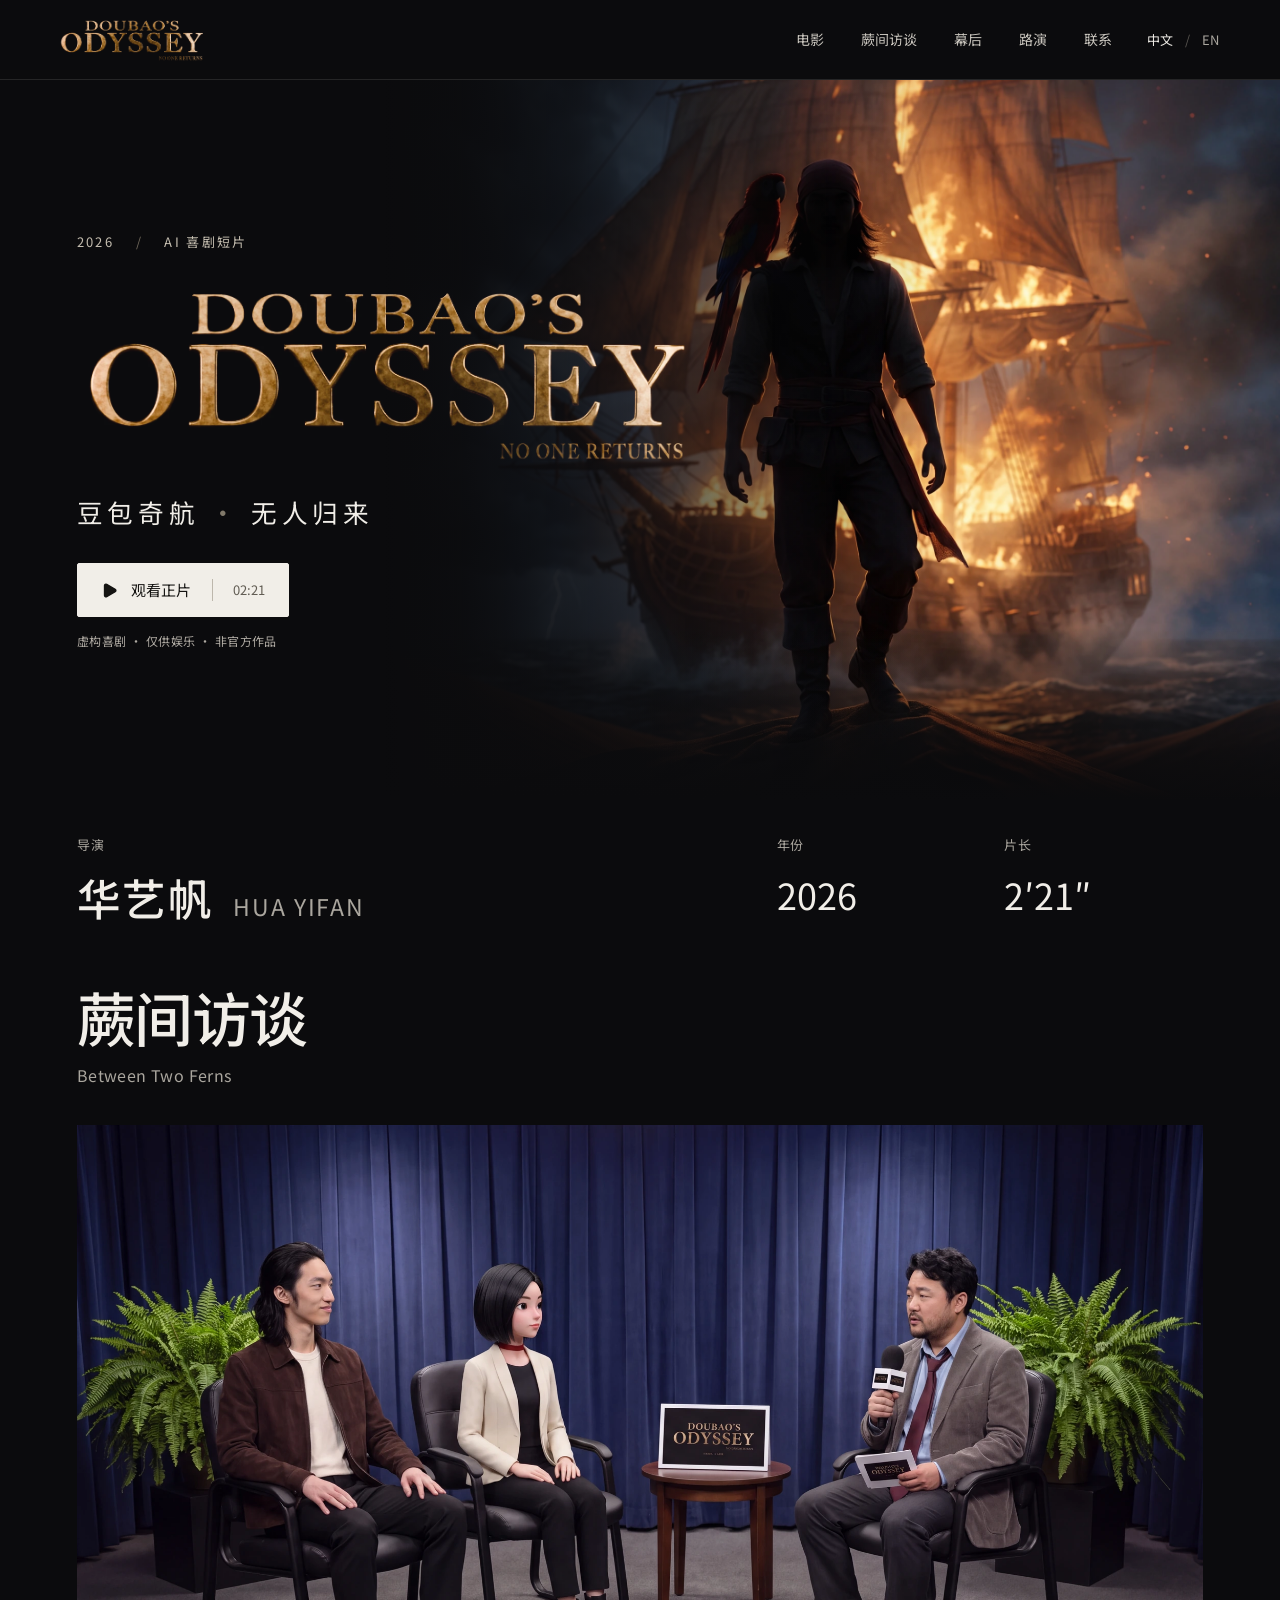
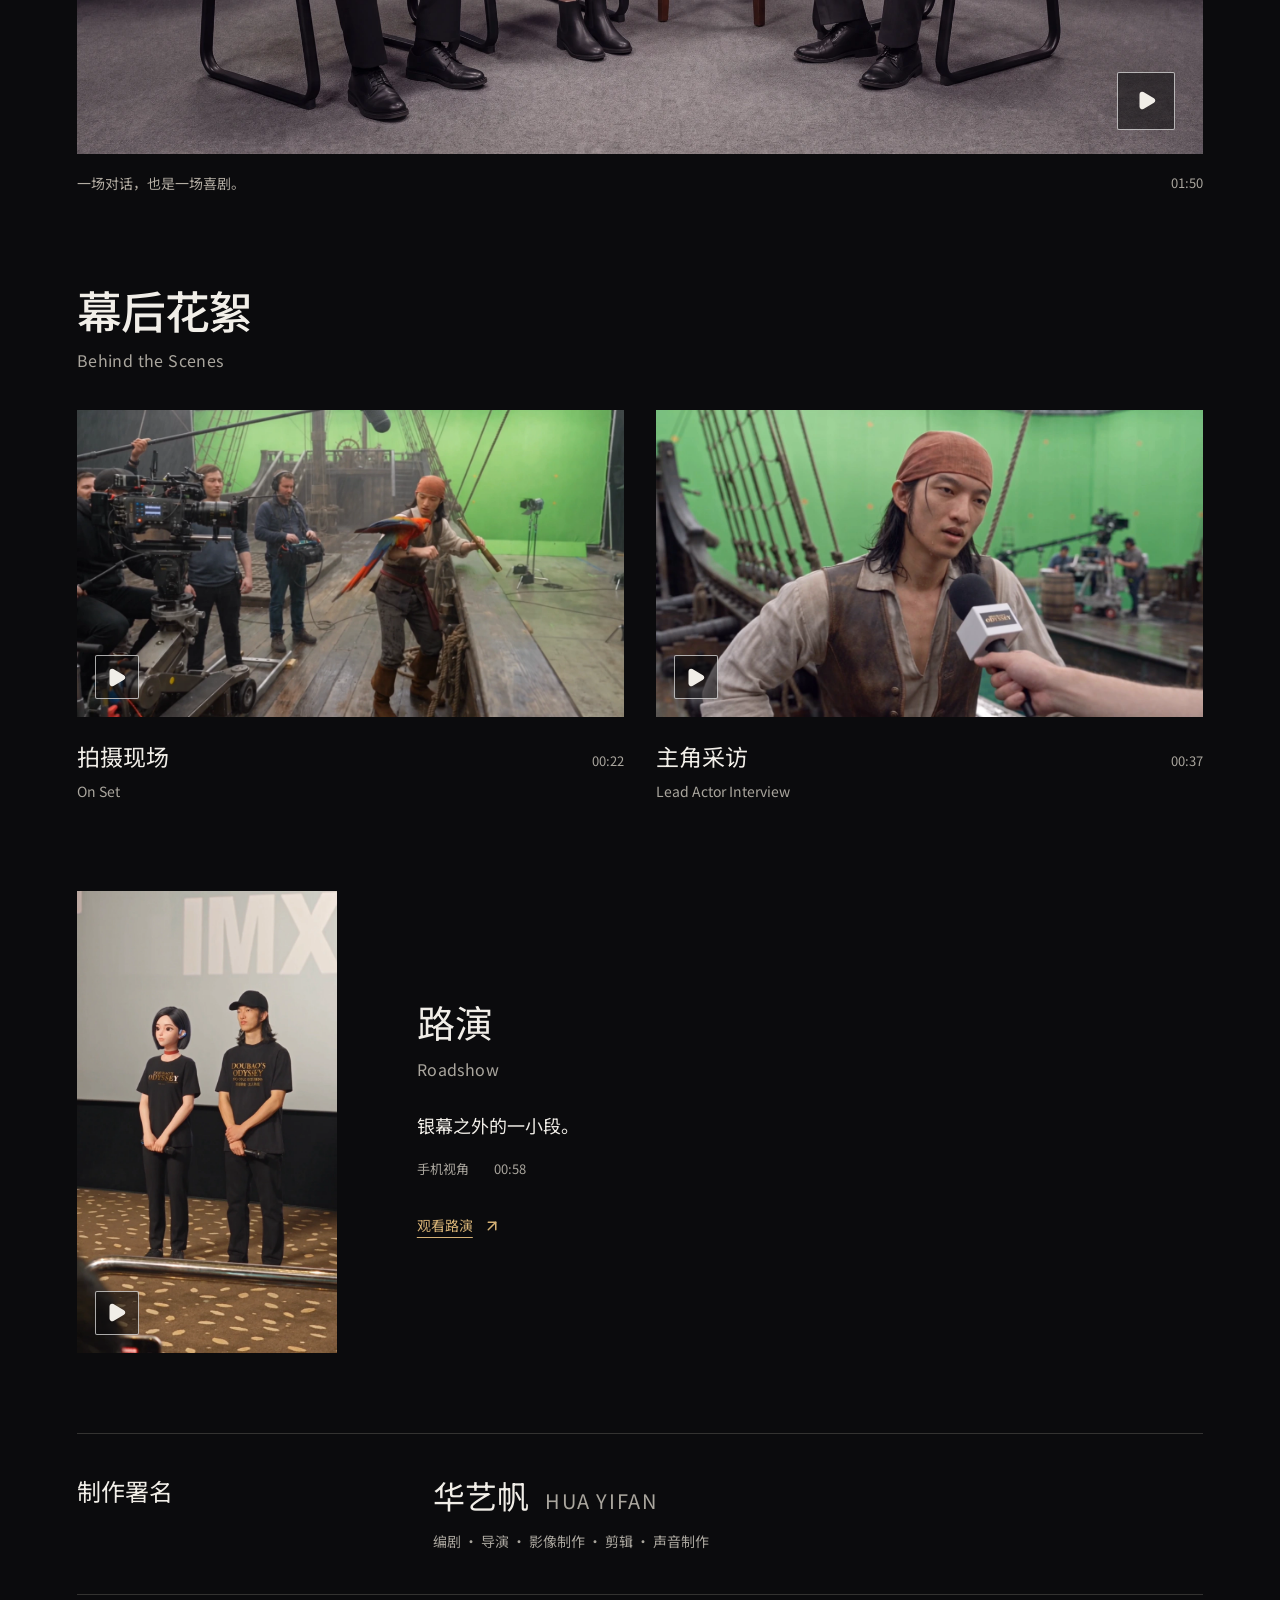
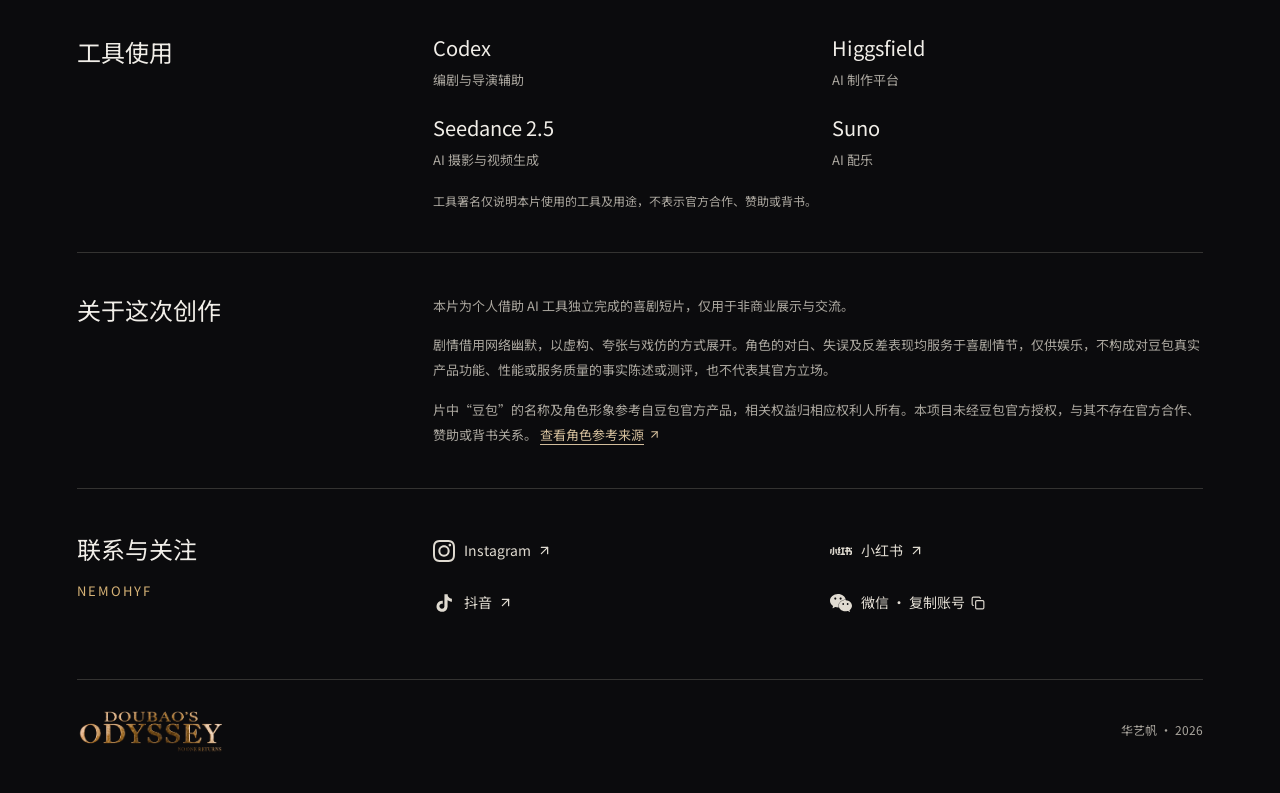
<file: index.html>
<!DOCTYPE html><html lang="zh-CN" class="dark"><head><meta charSet="utf-8"/><meta name="viewport" content="width=device-width, initial-scale=1"/><link rel="stylesheet" href="/_next/static/css/index.DlWgO7Ac.css" data-rsc-css-href="/_next/static/css/index.DlWgO7Ac.css" data-precedence="vite-rsc/importer-resources"/><link rel="modulepreload" fetchPriority="low" href="/_next/static/chunks/index-nJA-Hl5A.js"/><script src="/_next/static/chunks/rolldown-runtime-C60lm6uB.js" type="module" async=""></script><script src="/_next/static/chunks/framework-D_rUT4EX.js" type="module" async=""></script><link rel="modulepreload" href="/_next/static/chunks/layout-segment-context-DGER4eiT.js" crossorigin=""/><link rel="modulepreload" href="/_next/static/chunks/script-Df8d1f2N.js" crossorigin=""/><link rel="preload" href="https://cloud.umami.is/script.js" as="script"/><link rel="modulepreload" href="/_next/static/chunks/film-site-Dtbxbjlg.js" crossorigin=""/><title>豆包奇航 · 无人归来 | DOUBAO’S ODYSSEY</title><meta name="description" content="华艺帆独立创作的 AI 喜剧短片《豆包奇航》。观看正片、蕨间访谈、幕后花絮与路演。个人非商业作品，剧情仅供娱乐。"/><meta name="robots" content="noindex, nofollow"/><link rel="icon" href="/favicon.svg"/><script>Object.assign(((self[Symbol.for("vinext.navigationRuntime")]??={bootstrap:{routeManifest:null},functions:{}}).bootstrap.rsc??={rsc:[]}),{params:{},nav:{"pathname":"/","searchParams":[]}})</script><link rel="modulepreload" href="/_next/static/chunks/index-nJA-Hl5A.js" />
</head><body><a class="skip-link" href="#main">跳至正文</a><header class="site-header"><a class="brand" href="#main" aria-label="豆包奇航，回到首页"><span class="wordmark wordmark-small"><span class="sr-only">DOUBAO’S ODYSSEY · NO ONE RETURNS</span></span></a><nav class="desktop-nav" aria-label="主导航"><a href="#main">电影</a><a href="#ferns">蕨间访谈</a><a href="#behind">幕后</a><a href="#roadshow">路演</a><a href="#contact">联系</a></nav><div class="header-actions"><div class="language-switch" aria-label="网页语言"><button type="button" aria-pressed="true">中文</button><span aria-hidden="true">/</span><button type="button" aria-pressed="false">EN</button></div><button class="icon-button mobile-menu" type="button" aria-label="打开导航"><svg xmlns="http://www.w3.org/2000/svg" width="23" height="23" viewBox="0 0 24 24" fill="none" stroke="currentColor" stroke-width="2" stroke-linecap="round" stroke-linejoin="round" class="lucide lucide-menu" aria-hidden="true"><path d="M4 5h16"></path><path d="M4 12h16"></path><path d="M4 19h16"></path></svg></button></div></header><main id="main"><section class="hero" aria-labelledby="film-title"><div class="hero-art"><img src="/media/images/film-hero.webp" alt="海盗与鹦鹉站在燃烧的帆船前" width="2000" height="2000" fetchPriority="high"/></div><div class="hero-shade"></div><div class="hero-content"><p class="hero-meta">2026 <span aria-hidden="true">/</span> <!-- -->AI 喜剧短片</p><span class="wordmark"><span class="sr-only">DOUBAO’S ODYSSEY · NO ONE RETURNS</span></span><h1 id="film-title">豆包奇航<span aria-hidden="true"> · </span>无人归来</h1><button class="primary-button" type="button"><svg xmlns="http://www.w3.org/2000/svg" width="17" height="17" viewBox="0 0 24 24" fill="currentColor" stroke="currentColor" stroke-width="2" stroke-linecap="round" stroke-linejoin="round" class="lucide lucide-play" aria-hidden="true"><path d="M5 5a2 2 0 0 1 3.008-1.728l11.997 6.998a2 2 0 0 1 .003 3.458l-12 7A2 2 0 0 1 5 19z"></path></svg>观看正片<span class="button-time">02:21</span></button><p class="hero-notice">虚构喜剧 · 仅供娱乐 · 非官方作品</p></div></section><section class="film-details section-wrap" id="creator" aria-labelledby="creator-name"><div class="creator-lead"><p class="field-label">导演</p><h2 id="creator-name"><span>华艺帆</span> <span class="creator-romanization" lang="en">HUA YIFAN</span></h2></div><div class="film-facts"><div><p class="field-label">年份</p><p>2026</p></div><div><p class="field-label">片长</p><p>2′21″</p></div></div></section><section id="ferns" class="ferns-section section-wrap" aria-labelledby="ferns-title"><div class="section-heading"><h2 id="ferns-title">蕨间访谈</h2><p class="alternate-title">Between Two Ferns</p></div><button type="button" class="media-cover ferns-cover" aria-label="播放：蕨间访谈"><img src="/media/images/ferns.webp" alt="蕨间访谈封面" loading="lazy" width="1280" height="720"/><span class="cover-play"><svg xmlns="http://www.w3.org/2000/svg" width="21" height="21" viewBox="0 0 24 24" fill="currentColor" stroke="currentColor" stroke-width="2" stroke-linecap="round" stroke-linejoin="round" class="lucide lucide-play" aria-hidden="true"><path d="M5 5a2 2 0 0 1 3.008-1.728l11.997 6.998a2 2 0 0 1 .003 3.458l-12 7A2 2 0 0 1 5 19z"></path></svg></span></button><div class="media-caption"><span>一场对话，也是一场喜剧。</span><span>01:50</span></div></section><section id="behind" class="behind-section section-wrap" aria-labelledby="behind-title"><div class="section-heading"><h2 id="behind-title">幕后花絮</h2><p class="alternate-title">Behind the Scenes</p></div><div class="behind-grid"><article><button type="button" class="media-cover " aria-label="播放：拍摄现场"><img src="/media/images/on-set.webp" alt="拍摄现场封面" loading="lazy" width="1280" height="720"/><span class="cover-play"><svg xmlns="http://www.w3.org/2000/svg" width="21" height="21" viewBox="0 0 24 24" fill="currentColor" stroke="currentColor" stroke-width="2" stroke-linecap="round" stroke-linejoin="round" class="lucide lucide-play" aria-hidden="true"><path d="M5 5a2 2 0 0 1 3.008-1.728l11.997 6.998a2 2 0 0 1 .003 3.458l-12 7A2 2 0 0 1 5 19z"></path></svg></span></button><div class="small-film-heading"><div><h3>拍摄现场</h3><p>On Set</p></div><span>00:22</span></div></article><article><button type="button" class="media-cover " aria-label="播放：主角采访"><img src="/media/images/interview.webp" alt="主角采访封面" loading="lazy" width="1280" height="720"/><span class="cover-play"><svg xmlns="http://www.w3.org/2000/svg" width="21" height="21" viewBox="0 0 24 24" fill="currentColor" stroke="currentColor" stroke-width="2" stroke-linecap="round" stroke-linejoin="round" class="lucide lucide-play" aria-hidden="true"><path d="M5 5a2 2 0 0 1 3.008-1.728l11.997 6.998a2 2 0 0 1 .003 3.458l-12 7A2 2 0 0 1 5 19z"></path></svg></span></button><div class="small-film-heading"><div><h3>主角采访</h3><p>Lead Actor Interview</p></div><span>00:37</span></div></article></div></section><section id="roadshow" class="roadshow-section section-wrap" aria-labelledby="roadshow-title"><div class="roadshow-photo"><button type="button" class="media-cover " aria-label="播放：路演"><img src="/media/images/roadshow.webp" alt="路演封面" loading="lazy" width="720" height="1280"/><span class="cover-play"><svg xmlns="http://www.w3.org/2000/svg" width="21" height="21" viewBox="0 0 24 24" fill="currentColor" stroke="currentColor" stroke-width="2" stroke-linecap="round" stroke-linejoin="round" class="lucide lucide-play" aria-hidden="true"><path d="M5 5a2 2 0 0 1 3.008-1.728l11.997 6.998a2 2 0 0 1 .003 3.458l-12 7A2 2 0 0 1 5 19z"></path></svg></span></button></div><div class="roadshow-copy"><h2 id="roadshow-title">路演</h2><p class="alternate-title">Roadshow</p><p class="roadshow-description">银幕之外的一小段。</p><p class="roadshow-meta">手机视角<span>00:58</span></p><button class="text-button" type="button">观看路演<svg xmlns="http://www.w3.org/2000/svg" width="18" height="18" viewBox="0 0 24 24" fill="none" stroke="currentColor" stroke-width="2" stroke-linecap="round" stroke-linejoin="round" class="lucide lucide-arrow-up-right" aria-hidden="true"><path d="M7 7h10v10"></path><path d="M7 17 17 7"></path></svg></button></div></section><section class="production-credit section-wrap" aria-labelledby="production-credit-title"><h2 id="production-credit-title">制作署名</h2><div><p class="credit-name"><span>华艺帆</span> <span lang="en">HUA YIFAN</span></p><p class="credit-roles">编剧 · 导演 · 影像制作 · 剪辑 · 声音制作</p></div></section><section class="tools-section section-wrap" id="tools" aria-labelledby="tools-title"><h2 id="tools-title">工具使用</h2><div class="tools-body"><div class="tools-grid"><div><p class="tool-name">Codex</p><p>编剧与导演辅助</p></div><div><p class="tool-name">Higgsfield</p><p>AI 制作平台</p></div><div><p class="tool-name">Seedance 2.5</p><p>AI 摄影与视频生成</p></div><div><p class="tool-name">Suno</p><p>AI 配乐</p></div></div><p class="tools-note">工具署名仅说明本片使用的工具及用途，不表示官方合作、赞助或背书。</p></div></section><section class="statement section-wrap" aria-labelledby="statement-title"><h2 id="statement-title">关于这次创作</h2><div class="statement-text"><p>本片为个人借助 AI 工具独立完成的喜剧短片，仅用于非商业展示与交流。</p><p>剧情借用网络幽默，以虚构、夸张与戏仿的方式展开。角色的对白、失误及反差表现均服务于喜剧情节，仅供娱乐，不构成对豆包真实产品功能、性能或服务质量的事实陈述或测评，也不代表其官方立场。</p><p>片中“豆包”的名称及角色形象参考自豆包官方产品，相关权益归相应权利人所有。本项目未经豆包官方授权，与其不存在官方合作、赞助或背书关系。<!-- --> <a href="https://www.doubao.com/" target="_blank" rel="noopener noreferrer">查看角色参考来源<svg xmlns="http://www.w3.org/2000/svg" width="13" height="13" viewBox="0 0 24 24" fill="none" stroke="currentColor" stroke-width="2" stroke-linecap="round" stroke-linejoin="round" class="lucide lucide-arrow-up-right" aria-hidden="true"><path d="M7 7h10v10"></path><path d="M7 17 17 7"></path></svg></a></p></div></section><section class="contact-section section-wrap" id="contact" aria-labelledby="contact-title"><div><h2 class="contact-heading" id="contact-title">联系与关注</h2><p class="creator-handle">NEMOHYF</p></div><div class="contact-body"><div class="social-links"><a href="https://www.instagram.com/nemohyf/" target="_blank" rel="noopener noreferrer"><span class="social-icon social-instagram" aria-hidden="true"></span>Instagram<svg xmlns="http://www.w3.org/2000/svg" width="15" height="15" viewBox="0 0 24 24" fill="none" stroke="currentColor" stroke-width="2" stroke-linecap="round" stroke-linejoin="round" class="lucide lucide-arrow-up-right" aria-hidden="true"><path d="M7 7h10v10"></path><path d="M7 17 17 7"></path></svg><span class="sr-only">，新窗口打开</span></a><a href="https://www.xiaohongshu.com/user/profile/5a3935d111be102a973fc293" target="_blank" rel="noopener noreferrer"><span class="social-icon social-xiaohongshu" aria-hidden="true"></span>小红书<svg xmlns="http://www.w3.org/2000/svg" width="15" height="15" viewBox="0 0 24 24" fill="none" stroke="currentColor" stroke-width="2" stroke-linecap="round" stroke-linejoin="round" class="lucide lucide-arrow-up-right" aria-hidden="true"><path d="M7 7h10v10"></path><path d="M7 17 17 7"></path></svg><span class="sr-only">，新窗口打开</span></a><a href="https://www.douyin.com/user/MS4wLjABAAAA9eVUJMJ04Op1tnRaO8UDSO4CPeJpYp8ZNkhsF1ZD6lQ?from_tab_name=main" target="_blank" rel="noopener noreferrer"><span class="social-icon social-douyin" aria-hidden="true"></span>抖音<svg xmlns="http://www.w3.org/2000/svg" width="15" height="15" viewBox="0 0 24 24" fill="none" stroke="currentColor" stroke-width="2" stroke-linecap="round" stroke-linejoin="round" class="lucide lucide-arrow-up-right" aria-hidden="true"><path d="M7 7h10v10"></path><path d="M7 17 17 7"></path></svg><span class="sr-only">，新窗口打开</span></a><button type="button"><span class="social-icon social-wechat" aria-hidden="true"></span>微信 · 复制账号<svg xmlns="http://www.w3.org/2000/svg" width="14" height="14" viewBox="0 0 24 24" fill="none" stroke="currentColor" stroke-width="2" stroke-linecap="round" stroke-linejoin="round" class="lucide lucide-copy" aria-hidden="true"><rect width="14" height="14" x="8" y="8" rx="2" ry="2"></rect><path d="M4 16c-1.1 0-2-.9-2-2V4c0-1.1.9-2 2-2h10c1.1 0 2 .9 2 2"></path></svg></button></div><p class="copy-feedback" aria-live="polite"></p></div></section></main><footer class="site-footer section-wrap"><a href="#main" aria-label="回到首页"><span class="wordmark wordmark-small"><span class="sr-only">DOUBAO’S ODYSSEY · NO ONE RETURNS</span></span></a><span>华艺帆 · 2026</span></footer><script type="module" src="/_next/static/chunks/index-nJA-Hl5A.js" id="_R_" async=""></script><script>((self[Symbol.for("vinext.navigationRuntime")]??={bootstrap:{routeManifest:null},functions:{}}).bootstrap.rsc??={rsc:[]}).rsc.push("0:{\"page:/\":\"$L1\",\"layout:/\":\"$L2\",\"route:/\":\"$L3\",\"__route\":\"route:/\",\"__interceptionContext\":null,\"__layoutIds\":[\"layout:/\"],\"__rootLayout\":\"/\",\"__bfcacheSegmentIdentities\":{\"layout:/\":\"[\\\"layout\\\",\\\"layout:/\\\",\\\"root-boundary:/\\\",\\\"\\\"]\",\"page:/\":\"[\\\"page\\\",\\\"page:/\\\",\\\"root-boundary:/\\\",\\\"\\\"]\"},\"__srcPage\":[\"page\"],\"__layoutFlags\":{\"layout:/\":\"s\"},\"__artifactCompatibility\":{\"schemaVersion\":1,\"graphVersion\":\"app-route-graph:1177fd80f83fa7b0\",\"deploymentVersion\":\"b8950199-1d1e-4394-92ea-e83df0309b06\",\"appElementsSchemaVersion\":1,\"rscPayloadSchemaVersion\":1,\"rootBoundaryId\":\"/\",\"renderEpoch\":null}}\n")</script><script>((self[Symbol.for("vinext.navigationRuntime")]??={bootstrap:{routeManifest:null},functions:{}}).bootstrap.rsc??={rsc:[]}).rsc.push("4:I[\"c5beb10df826\",[],\"Children\",1]\n")</script><script>((self[Symbol.for("vinext.navigationRuntime")]??={bootstrap:{routeManifest:null},functions:{}}).bootstrap.rsc??={rsc:[]}).rsc.push("5:I[\"60f387d9e0f4\",[],\"default\",1]\n")</script><script>((self[Symbol.for("vinext.navigationRuntime")]??={bootstrap:{routeManifest:null},functions:{}}).bootstrap.rsc??={rsc:[]}).rsc.push("6:I[\"0dc7e6a5ccb2\",[],\"GlobalErrorBoundary\",1]\n")</script><script>((self[Symbol.for("vinext.navigationRuntime")]??={bootstrap:{routeManifest:null},functions:{}}).bootstrap.rsc??={rsc:[]}).rsc.push("7:I[\"610eead2fe97\",[],\"default\",1]\n")</script><script>((self[Symbol.for("vinext.navigationRuntime")]??={bootstrap:{routeManifest:null},functions:{}}).bootstrap.rsc??={rsc:[]}).rsc.push("8:I[\"0dc7e6a5ccb2\",[],\"ErrorBoundary\",1]\n")</script><script>((self[Symbol.for("vinext.navigationRuntime")]??={bootstrap:{routeManifest:null},functions:{}}).bootstrap.rsc??={rsc:[]}).rsc.push("9:I[\"8c444080ebb8\",[],\"LayoutSegmentProvider\",1]\n")</script><script>((self[Symbol.for("vinext.navigationRuntime")]??={bootstrap:{routeManifest:null},functions:{}}).bootstrap.rsc??={rsc:[]}).rsc.push("a:I[\"c5beb10df826\",[],\"Slot\",1]\n")</script><script>((self[Symbol.for("vinext.navigationRuntime")]??={bootstrap:{routeManifest:null},functions:{}}).bootstrap.rsc??={rsc:[]}).rsc.push("b:I[\"0dc7e6a5ccb2\",[],\"NotFoundBoundary\",1]\n")</script><script>((self[Symbol.for("vinext.navigationRuntime")]??={bootstrap:{routeManifest:null},functions:{}}).bootstrap.rsc??={rsc:[]}).rsc.push("c:I[\"40fe166cc87b\",[],\"AppRouterScrollTarget\",1]\n")</script><script>((self[Symbol.for("vinext.navigationRuntime")]??={bootstrap:{routeManifest:null},functions:{}}).bootstrap.rsc??={rsc:[]}).rsc.push("d:I[\"0dc7e6a5ccb2\",[],\"RedirectBoundary\",1]\n")</script><script>((self[Symbol.for("vinext.navigationRuntime")]??={bootstrap:{routeManifest:null},functions:{}}).bootstrap.rsc??={rsc:[]}).rsc.push(":HL[\"/_next/static/css/index.DlWgO7Ac.css\",\"style\"     ]\n")</script><script>((self[Symbol.for("vinext.navigationRuntime")]??={bootstrap:{routeManifest:null},functions:{}}).bootstrap.rsc??={rsc:[]}).rsc.push("2:[[[\"$\",\"link\",\"css:/_next/static/css/index.DlWgO7Ac.css\",{\"rel\":\"stylesheet\",\"precedence\":\"vite-rsc/importer-resources\",\"href\":\"/_next/static/css/index.DlWgO7Ac.css\",\"data-rsc-css-href\":\"/_next/static/css/index.DlWgO7Ac.css\"}],\"$undefined\"],[\"$\",\"html\",null,{\"lang\":\"zh-CN\",\"className\":\"dark\",\"children\":[\"$\",\"body\",null,{\"children\":[[\"$\",\"$L4\",null,{}],[\"$\",\"$L5\",null,{\"id\":\"umami-analytics\",\"src\":\"https://cloud.umami.is/script.js\",\"strategy\":\"afterInteractive\",\"defer\":true,\"data-website-id\":\"26882825-4303-467a-a92a-d96a7b3b840b\",\"data-domains\":\"nemohyf.github.io\",\"data-do-not-track\":\"true\",\"data-exclude-search\":\"true\",\"data-exclude-hash\":\"true\"}]]}]}]]\n")</script><script>((self[Symbol.for("vinext.navigationRuntime")]??={bootstrap:{routeManifest:null},functions:{}}).bootstrap.rsc??={rsc:[]}).rsc.push("3:[[[\"$\",\"meta\",null,{\"charSet\":\"utf-8\"}],[[\"$\",\"title\",\"0\",{\"children\":\"豆包奇航 · 无人归来 | DOUBAO’S ODYSSEY\"}],[\"$\",\"meta\",\"1\",{\"name\":\"description\",\"content\":\"华艺帆独立创作的 AI 喜剧短片《豆包奇航》。观看正片、蕨间访谈、幕后花絮与路演。个人非商业作品，剧情仅供娱乐。\"}],[\"$\",\"meta\",\"2\",{\"name\":\"robots\",\"content\":\"noindex, nofollow\"}],[\"$\",\"link\",\"3\",{\"data-vinext-streamed-icon\":\"$undefined\",\"rel\":\"icon\",\"href\":\"/favicon.svg\",\"type\":\"$undefined\",\"sizes\":\"$undefined\",\"color\":\"$undefined\",\"media\":\"$undefined\",\"fetchPriority\":\"$undefined\"}]],[[\"$\",\"meta\",\"0\",{\"name\":\"viewport\",\"content\":\"width=device-width, initial-scale=1\"}]]],[\"$\",\"$L6\",null,{\"fallback\":\"$7\",\"children\":[\"$\",\"$L8\",null,{\"fallback\":\"$7\",\"children\":[\"$\",\"$L9\",null,{\"providerId\":\"layout:/\",\"segmentMap\":{\"children\":[]},\"children\":[\"$\",\"$La\",null,{\"id\":\"layout:/\",\"parallelSlots\":\"$undefined\",\"children\":[\"$\",\"$Lb\",null,{\"resetKey\":\"\",\"fallback\":[[\"$\",\"title\",null,{\"children\":\"404: This page could not be found.\"}],[\"$\",\"div\",null,{\"style\":{\"fontFamily\":\"system-ui,\\\"Segoe UI\\\",Roboto,Helvetica,Arial,sans-serif,\\\"Apple Color Emoji\\\",\\\"Segoe UI Emoji\\\"\",\"height\":\"100vh\",\"textAlign\":\"center\",\"display\":\"flex\",\"flexDirection\":\"column\",\"alignItems\":\"center\",\"justifyContent\":\"center\"},\"children\":[\"$\",\"div\",null,{\"children\":[[\"$\",\"style\",null,{\"dangerouslySetInnerHTML\":{\"__html\":\"body{color:#000;background:#fff;margin:0}.next-error-h1{border-right:1px solid rgba(0,0,0,.3)}@media (prefers-color-scheme:dark){body{color:#fff;background:#000}.next-error-h1{border-right:1px solid rgba(255,255,255,.3)}}\"}}],[\"$\",\"h1\",null,{\"className\":\"next-error-h1\",\"style\":{\"display\":\"inline-block\",\"margin\":\"0 20px 0 0\",\"padding\":\"0 23px 0 0\",\"fontSize\":24,\"fontWeight\":500,\"verticalAlign\":\"top\",\"lineHeight\":\"49px\"},\"children\":404}],[\"$\",\"div\",null,{\"style\":{\"display\":\"inline-block\"},\"children\":[\"$\",\"h2\",null,{\"style\":{\"fontSize\":14,\"fontWeight\":400,\"lineHeight\":\"49px\",\"margin\":0},\"children\":\"This page could not be found.\"}]}]]}]}]],\"children\":[\"$\",\"$Lc\",null,{\"children\":[\"$\",\"$Ld\",null,{\"children\":[[\"$\",\"$L9\",null,{\"providerId\":\"page:/\",\"segmentMap\":{\"children\":[\"__PAGE__\"]},\"children\":[\"$\",\"$La\",null,{\"id\":\"page:/\"}]}],null]}]}]}]}]}]}]}],null,null]\n")</script><script>((self[Symbol.for("vinext.navigationRuntime")]??={bootstrap:{routeManifest:null},functions:{}}).bootstrap.rsc??={rsc:[]}).rsc.push("e:I[\"dbd6b6b531c3\",[],\"default\",1]\n")</script><script>((self[Symbol.for("vinext.navigationRuntime")]??={bootstrap:{routeManifest:null},functions:{}}).bootstrap.rsc??={rsc:[]}).rsc.push("1:[\"$\",\"$Le\",null,{}]\n")</script><script>Object.assign(((self[Symbol.for("vinext.navigationRuntime")]??={bootstrap:{routeManifest:null},functions:{}}).bootstrap.rsc??={rsc:[]}),{"initialCacheKind":"static"});((self[Symbol.for("vinext.navigationRuntime")]??={bootstrap:{routeManifest:null},functions:{}}).bootstrap.rsc??={rsc:[]}).done=true</script></body></html>
</file>
